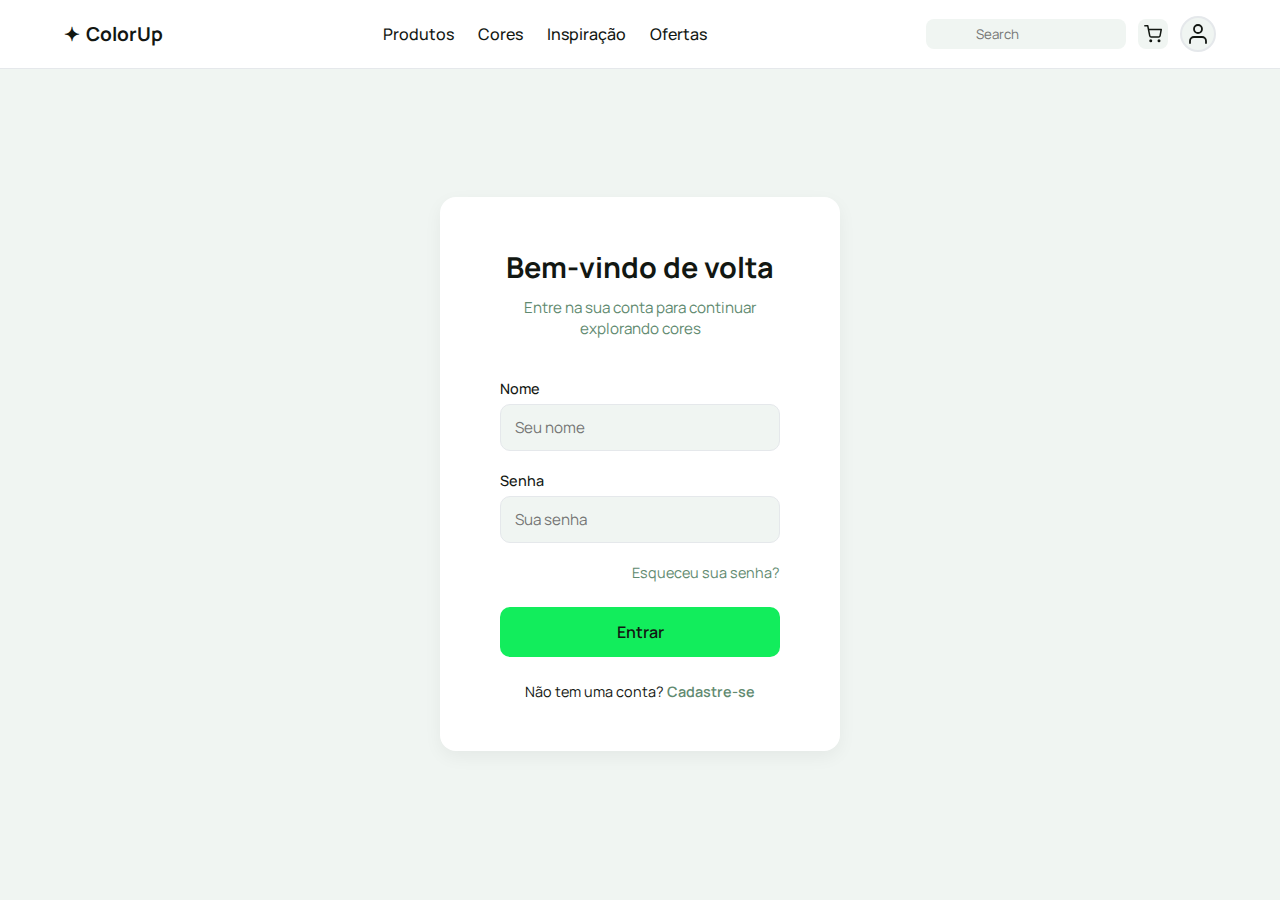
<file: index.html>
<!DOCTYPE html>
<html lang="pt-BR">
<head>
  <meta charset="UTF-8" />
  <meta name="viewport" content="width=device-width, initial-scale=1.0" />
  <title>ColorUp</title>
  <link href="https://fonts.googleapis.com/css2?family=Manrope:wght@400;500;700&display=swap" rel="stylesheet">
  <link rel="stylesheet" href="css/global.css">
  <link rel="stylesheet" href="css/home.css">

</head>
<body>
  <script src="js/home.js"></script>
  <script src="js/global.js"></script>
  <script src="js/produtos.js"></script>
  <script src="js/produto.js"></script>
  <script src="js/categoria.js"></script>

  <!-- HEADER -->
   <header class="header">
            <div class="container header-inner">
                <div class="brand">
                    <span class="dot">✦</span>
                    <span class="name">ColorUp</span>
                </div>

                <nav class="nav">
                    <a href="index.html">Home</a>
                    <a href="produtos.html">Produtos</a>
                    <a href="#">Ofertas</a>
                </nav>

                <div class="actions">
                    <div class="search-box">
                        <i class="search-icon"></i>
                        <input type="text" placeholder="Buscar..." />
                    </div>
                    <a href="carrinho.html" class="cart-icon">
                        <svg class="icon" xmlns="http://www.w3.org/2000/svg" width="30" height="30" viewBox="0 0 24 24"
                            fill="none" stroke="currentColor" stroke-width="2" stroke-linecap="round"
                            stroke-linejoin="round">
                            <circle cx="9" cy="21" r="1"></circle>
                            <circle cx="20" cy="21" r="1"></circle>
                            <path d="M1 1h4l2.68 13.39a2 2 0 0 0 2 1.61h9.72a2 2 0 0 0 2-1.61L23 6H6"></path>
                        </svg>
                        <span id="cart-count" class="cart-count">0</span>
                    </a>

                    <div class="avatar" id="avatar"></div>
                </div>
            </div>
        </header>

<section class="hero">
  <div class="hero-content">
    <h1>Transforme Seus Espaços com Cores Vibrantes</h1>
    <p>Descubra a paleta perfeita para sua casa. Tintas de alta qualidade, entrega rápida e suporte especializado.</p>
    <button class="cta-btn">Explorar Ofertas</button>
  </div>
</section>

<section class="best-sellers">
  <h2>Produtos Mais Vendidos</h2>

  <div class="products-grid">
    <a class="btn-detalhes" href="produto.html" >
       <div class="product-card">
      <img src="assets/produtos/tinta1.jpg" alt="Tinta Acrílica Premium - 3,6L">
      <h3>Tinta Acrílica Premium - 3,6L</h3>
      <p class="produto-preco">R$ <span id="produto-preco">0,00</span></p>
    </div>
    </a>
   
    <a class="btn-detalhes" href="produto.html"  >
       <div class="product-card">
      <img src="assets/produtos/tinta2.jpg" alt="Tinta Esmalte Sintético - 900ml">
      <h3>Tinta Esmalte Sintético - 900ml</h3>
      <p class="produto-preco">R$ <span id="produto-preco">0,00</span></p>
    </div>
    </a>
   

    <a class="btn-detalhes" href="produto.html" >
      <div class="product-card">
      <img src="assets/produtos/tinta3.jpg" alt="Tinta Látex Lavável - 18L">
      <h3>Tinta Látex Lavável - 18L</h3>
      <p class="produto-preco">R$ <span id="produto-preco">0,00</span></p>
    </div>
    </a>
    

    <a class="btn-detalhes" href="produto.html">
       <div class="product-card">
      <img src="assets/produtos/tinta4.jpg" alt="Tinta Epóxi Premium - 3,6L">
      <h3>Tinta Epóxi Premium - 3,6L</h3>
      <p class="produto-preco">R$ <span id="produto-preco">0,00</span></p>
    </div>
    </a>
   
  </div>
</section>

<section class="categorias">
  <h2>Categorias</h2>

  <div class="categorias-grid">
    <a data-categoria="Tintas para Interior" href="/categoria.html">
      <div class="categoria-card" data-categoria="Tintas para Interior">
      <img src="assets/produtos/interior.jpg" alt="Tintas para Interior">
      <div class="categoria-info">
        <p>Tintas para Interior</p>
      </div>
    </div>

    </a>
    

    <div class="categoria-card" data-categoria="Tintas para Exterior">
      <img src="assets/produtos/exterior.jpg" alt="Tintas para Exterior">
      <div class="categoria-info">
        <p>Tintas para Exterior</p>
      </div>
    </div>

    <div class="categoria-card" data-categoria="Tintas Especiais">
      <img src="assets/produtos/especiais.jpg" alt="Tintas Especiais">
      <div class="categoria-info">
        <p>Tintas Especiais</p>
      </div>
    </div>

    <div class="categoria-card" data-categoria="Acessórios de Pintura">
      <img src="assets/produtos/acessorios.jpg" alt="Acessórios de Pintura">
      <div class="categoria-info">
        <p>Acessórios de Pintura</p>
      </div>
    </div>
  </div>
</section>

<section class="novidades">
  <h2>Novidades</h2>

  <div class="novidades-grid">
    <div class="novidade-card">
      <img src="assets/produtos/n1.jpg" alt="Nova Coleção: Cores da Natureza">
      <p>Nova Coleção: Cores da Natureza</p>
    </div>

    <div class="novidade-card">
      <img src="assets/produtos/n2.jpg" alt="Texturas Criativas para Paredes">
      <p>Texturas Criativas para Paredes</p>
    </div>

    <div class="novidade-card">
      <img src="assets/produtos/n3.jpg" alt="Ferramentas Inovadoras para Pintura">
      <p>Ferramentas Inovadoras para Pintura</p>
    </div>
  </div>
</section>

<footer class="footer">
  <div class="footer-container">

    <div class="footer-links">
      <a href="#">Sobre Nós</a>
      <a href="#">Política de Privacidade</a>
      <a href="#">Termos de Serviço</a>
      <a href="#">Contato</a>
    </div>

    <div class="footer-socials">
      <a href="#" aria-label="Instagram">
        <svg xmlns="http://www.w3.org/2000/svg" width="22" height="22" fill="none" stroke="#618A70" stroke-width="1.8" stroke-linecap="round" stroke-linejoin="round"><rect x="2" y="2" width="20" height="20" rx="5" ry="5"/><path d="M16 11.37A4 4 0 1 1 12.63 8 4 4 0 0 1 16 11.37z"/><line x1="17.5" y1="6.5" x2="17.51" y2="6.5"/></svg>
      </a>

      <a href="#" aria-label="Facebook">
        <svg xmlns="http://www.w3.org/2000/svg" width="22" height="22" fill="none" stroke="#618A70" stroke-width="1.8" stroke-linecap="round" stroke-linejoin="round"><path d="M18 2h-3a4 4 0 0 0-4 4v3H8v4h3v9h4v-9h3.64L19 9h-4V6a1 1 0 0 1 1-1h2z"/></svg>
      </a>

      <a href="#" aria-label="Twitter">
        <svg xmlns="http://www.w3.org/2000/svg" width="22" height="22" fill="none" stroke="#618A70" stroke-width="1.8" stroke-linecap="round" stroke-linejoin="round"><path d="M23 3a10.9 10.9 0 0 1-3.14 1.53A4.48 4.48 0 0 0 22.43.36a9.09 9.09 0 0 1-2.86 1.09A4.51 4.51 0 0 0 11.5 6a12.82 12.82 0 0 1-9.29-4.7 4.48 4.48 0 0 0 1.39 6A4.41 4.41 0 0 1 1 6.57v.05A4.5 4.5 0 0 0 4.5 11a4.48 4.48 0 0 1-2.03.08A4.52 4.52 0 0 0 6.29 14a9 9 0 0 1-5.57 1.92A9.32 9.32 0 0 1 0 15.9 12.8 12.8 0 0 0 6.92 18c8.3 0 12.85-7.07 12.85-13.2 0-.2 0-.39-.01-.59A9.22 9.22 0 0 0 23 3z"/></svg>
      </a>
    </div>

    <p class="footer-copy">© 2025 ColorUp. Todos os direitos reservados.</p>
  </div>
</footer>
</body>
</html>
</file>
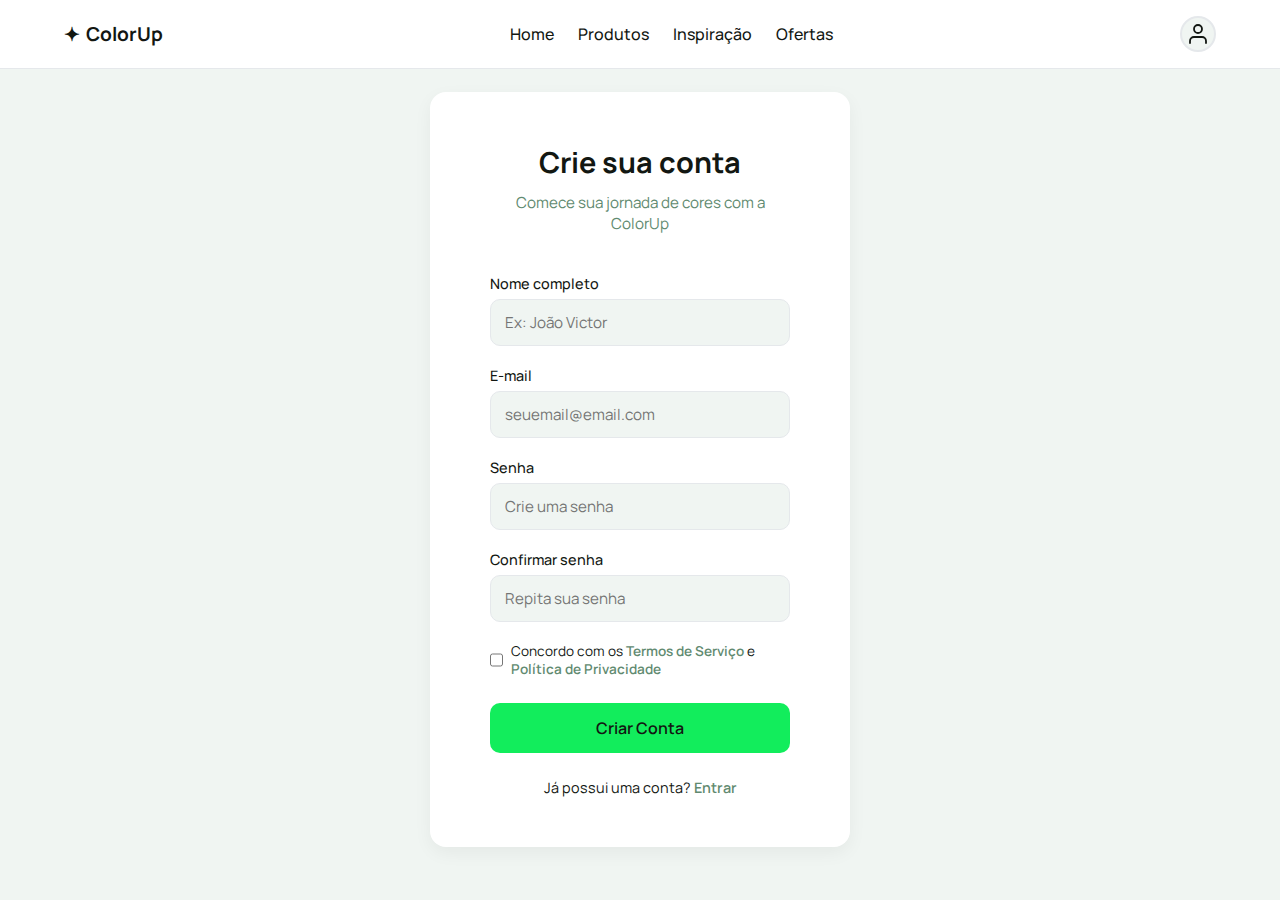
<file: cadastro.html>
<!DOCTYPE html>
<html lang="pt-BR">
<head>
  <meta charset="UTF-8" />
  <meta name="viewport" content="width=device-width, initial-scale=1.0" />
  <title>Cadastro — ColorUp</title>
  <link href="https://fonts.googleapis.com/css2?family=Manrope:wght@400;500;700&display=swap" rel="stylesheet">
  <link rel="stylesheet" href="css/global.css">
  <link rel="stylesheet" href="css/cadastro.css">
</head>

<body>
  <!-- HEADER -->
  <header class="header">
    <div class="container header-inner">
      <div class="brand">
        <span class="dot">✦</span>
        <span class="name">ColorUp</span>
      </div>

      <nav class="nav">
        <a href="index.html">Home</a>
        <a href="#">Produtos</a>
        <a href="#">Inspiração</a>
        <a href="#">Ofertas</a>
      </nav>

      <div class="actions">
        <div class="avatar" id="avatar"></div>
      </div>
    </div>
  </header>

  <!-- CADASTRO SECTION -->
  <main class="cadastro-container">
    <div class="cadastro-box">
      <h1>Crie sua conta</h1>
      <p class="subtitle">Comece sua jornada de cores com a ColorUp</p>

      <form id="cadastroForm">
        <div class="form-group">
          <label for="nome">Nome completo</label>
          <input type="text" id="nome" name="nome" placeholder="Ex: João Victor" required>
        </div>

        <div class="form-group">
          <label for="email">E-mail</label>
          <input type="email" id="email" name="email" placeholder="seuemail@email.com" required>
        </div>

        <div class="form-group">
          <label for="senha">Senha</label>
          <input type="password" id="senha" name="senha" placeholder="Crie uma senha" required>
        </div>

        <div class="form-group">
          <label for="confirmar">Confirmar senha</label>
          <input type="password" id="confirmar" name="confirmar" placeholder="Repita sua senha" required>
        </div>

        <div class="form-check">
          <input type="checkbox" id="termos" required>
          <label for="termos">Concordo com os <a href="#">Termos de Serviço</a> e <a href="#">Política de Privacidade</a></label>
        </div>

        <button type="submit" class="btn-cadastrar">Criar Conta</button>
      </form>

      <p class="login-link">Já possui uma conta? <a href="login.html">Entrar</a></p>
    </div>
  </main>

  <script src="js/global.js"></script>
  <script src="js/cadastro.js"></script>
</body>
</html>
</file>
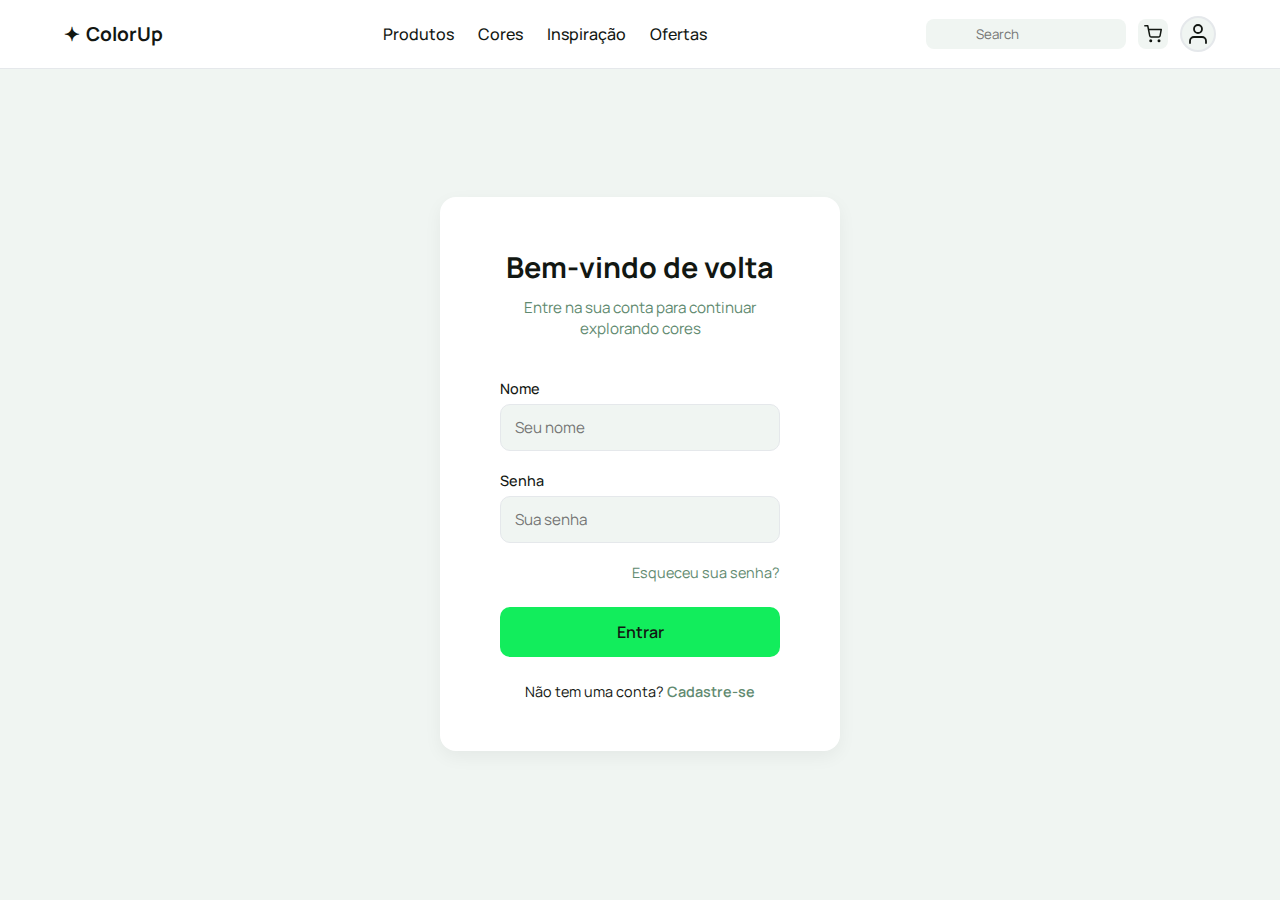
<file: login.html>
<!DOCTYPE html>
<html lang="pt-BR">
<head>
  <meta charset="UTF-8" />
  <meta name="viewport" content="width=device-width, initial-scale=1.0" />
  <title>Login — ColorUp</title>
  <link href="https://fonts.googleapis.com/css2?family=Manrope:wght@400;500;700&display=swap" rel="stylesheet">
  <link rel="stylesheet" href="css/global.css">
  <link rel="stylesheet" href="css/login.css">
</head>
<body>

  <!-- HEADER -->
  <header class="header">
    <div class="container header-inner">
      <div class="brand">
        <span class="dot">✦</span>
        <span class="name">ColorUp</span>
      </div>

      <nav class="nav">
        <a href="#">Produtos</a>
        <a href="#">Cores</a>
        <a href="#">Inspiração</a>
        <a href="#">Ofertas</a>
      </nav>

      <div class="actions">
        <div class="search-box">
          <i class="search-icon"></i>
          <input type="text" placeholder="Search" />
        </div>
        <svg class="icon" xmlns="http://www.w3.org/2000/svg" width="30" height="30" viewBox="0 0 24 24" fill="none" stroke="currentColor" stroke-width="2" stroke-linecap="round" stroke-linejoin="round" class="feather feather-shopping-cart">
            <circle cx="9" cy="21" r="1"></circle>
            <circle cx="20" cy="21" r="1"></circle>
            <path d="M1 1h4l2.68 13.39a2 2 0 0 0 2 1.61h9.72a2 2 0 0 0 2-1.61L23 6H6"></path>
        </svg>
        <div class="avatar" id="avatar"></div>
      </div>
    </div>
  </header>

  <!-- SESSÃO DE LOGIN  -->
  <main class="login-container">
    <div class="login-box">
      <h1>Bem-vindo de volta </h1>
      <p class="subtitle">Entre na sua conta para continuar explorando cores</p>

      <form id="loginForm">
        <div class="form-group">
          <label for="nome">Nome</label>
          <input type="text" id="nome" name="nome" placeholder="Seu nome" required>
        </div>

        <div class="form-group">
          <label for="senha">Senha</label>
          <input type="password" id="senha" name="senha" placeholder="Sua senha" required>
        </div>

        <div class="form-options">
          <a href="#" class="forgot">Esqueceu sua senha?</a>
        </div>

        <button type="submit" class="btn-login">Entrar</button>
      </form>

      <p class="signup">Não tem uma conta? <a href="cadastro.html">Cadastre-se</a></p>
    </div>
  </main>

  <script src="js/global.js"></script>
  <script src="js/login.js"></script>
</body>
</html>
</file>
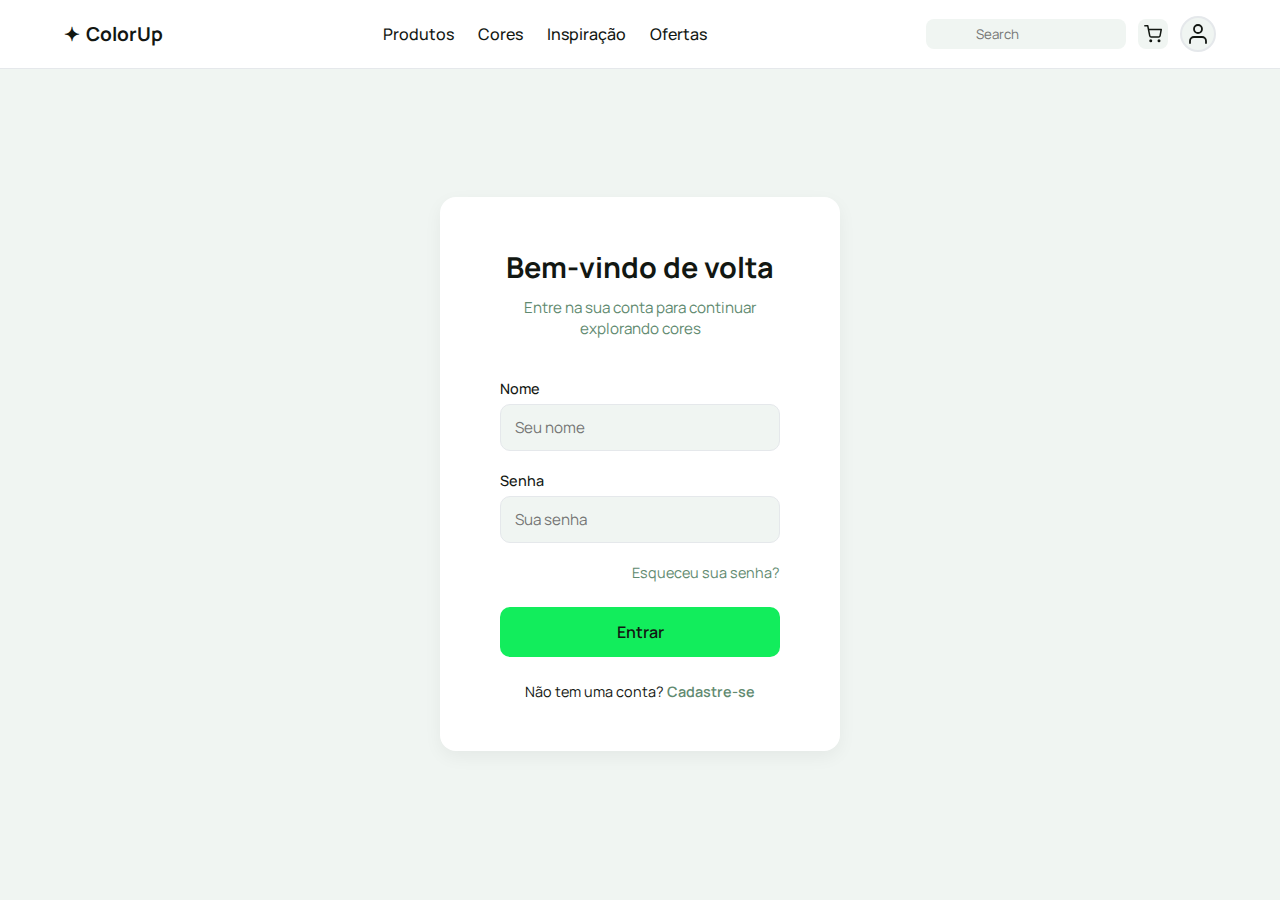
<file: produto.html>
<!DOCTYPE html>
<html lang="pt-BR">
<head>
  <meta charset="UTF-8" />
  <meta name="viewport" content="width=device-width, initial-scale=1.0" />
  <title>Produto — ColorUp</title>
  <link href="https://fonts.googleapis.com/css2?family=Manrope:wght@400;500;700&display=swap" rel="stylesheet">
  <link rel="stylesheet" href="css/global.css">
  <link rel="stylesheet" href="css/produto.css">
</head>

<body>
  <!-- HEADER -->
  <header class="header">
    <div class="container header-inner">
      <div class="brand">
        <span class="dot">✦</span>
        <span class="name">ColorUp</span>
      </div>

      <nav class="nav">
        <a href="index.html">Home</a>
        <a href="produtos.html">Produtos</a>
        <a href="#">Ofertas</a>
      </nav>

      <div class="actions">
        <div class="avatar" id="avatar"></div>
      </div>
    </div>
  </header>

  <!-- PRODUTO -->
  <main class="produto-container">
    <div class="produto-card">
      <div class="produto-imagem">
        <img id="produto-img" src="" alt="Produto ColorUp">
      </div>

      <div class="produto-info">
        <h1 id="produto-nome">Carregando...</h1>
        <p id="produto-descricao"></p>
        <p class="produto-preco">R$ <span id="produto-preco">0,00</span></p>

        <div class="produto-acoes">
          <button id="btn-carrinho" class="btn-verde">Adicionar ao Carrinho</button>
          <button id="btn-comprar" class="btn-outline">Comprar Agora</button>
        </div>
      </div>
    </div>
  </main>

  <script src="js/global.js"></script>
  <script src="js/produto.js"></script>
</body>
</html>
</file>
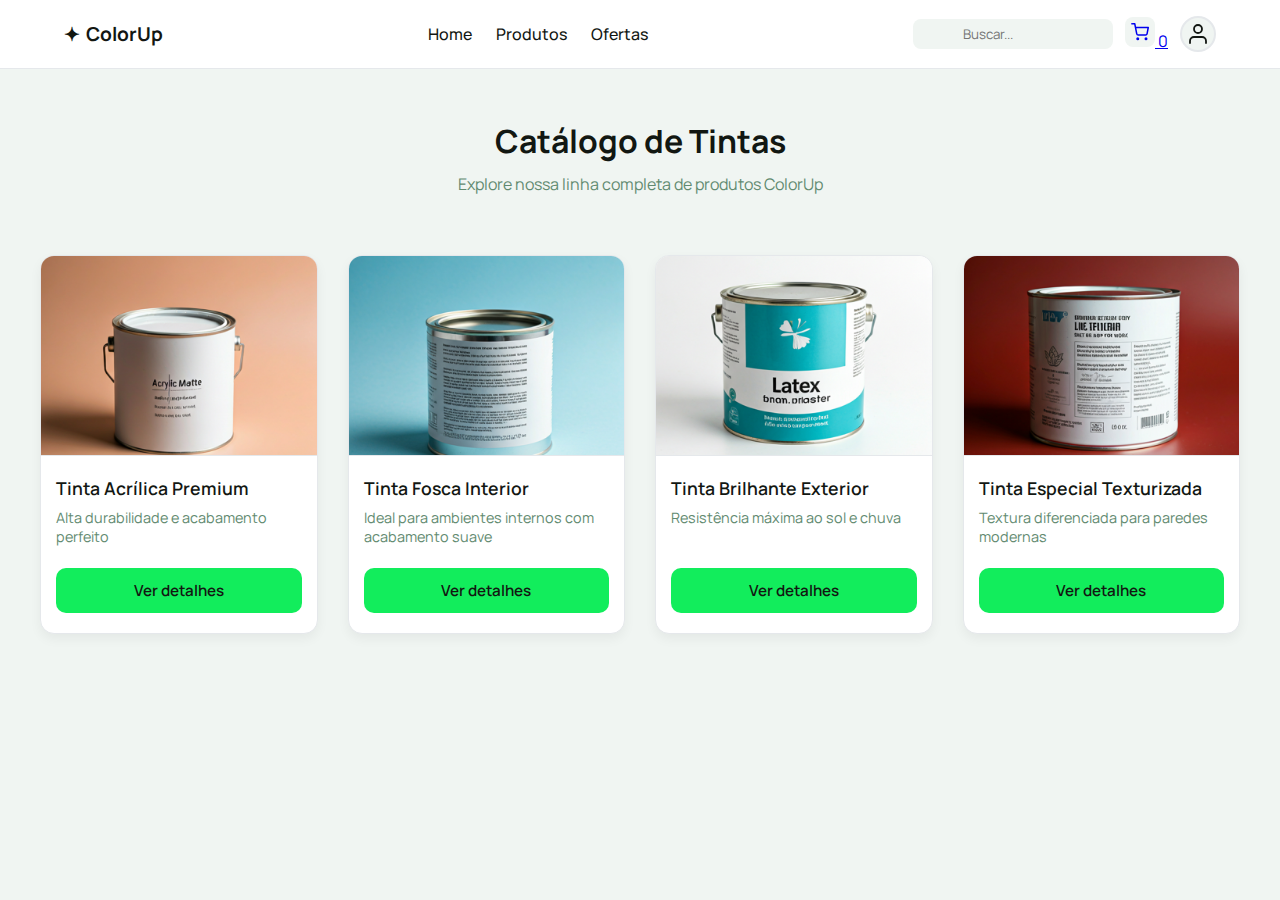
<file: produtos.html>
<!DOCTYPE html>
<html lang="pt-BR">
<head>
  <meta charset="UTF-8" />
  <meta name="viewport" content="width=device-width, initial-scale=1.0" />
  <title>Produtos — ColorUp</title>
  <link href="https://fonts.googleapis.com/css2?family=Manrope:wght@400;500;700&display=swap" rel="stylesheet">
  <link rel="stylesheet" href="css/global.css">
  <link rel="stylesheet" href="css/produtos.css">

</head>

<body>
  <!-- HEADER -->
   <header class="header">
            <div class="container header-inner">
                <div class="brand">
                    <span class="dot">✦</span>
                    <span class="name">ColorUp</span>
                </div>

                <nav class="nav">
                    <a href="index.html">Home</a>
                    <a href="produtos.html">Produtos</a>
                    <a href="#">Ofertas</a>
                </nav>

                <div class="actions">
                    <div class="search-box">
                        <i class="search-icon"></i>
                        <input type="text" placeholder="Buscar..." />
                    </div>
                    <a href="carrinho.html" class="cart-icon">
                        <svg class="icon" xmlns="http://www.w3.org/2000/svg" width="30" height="30" viewBox="0 0 24 24"
                            fill="none" stroke="currentColor" stroke-width="2" stroke-linecap="round"
                            stroke-linejoin="round">
                            <circle cx="9" cy="21" r="1"></circle>
                            <circle cx="20" cy="21" r="1"></circle>
                            <path d="M1 1h4l2.68 13.39a2 2 0 0 0 2 1.61h9.72a2 2 0 0 0 2-1.61L23 6H6"></path>
                        </svg>
                        <span id="cart-count" class="cart-count">0</span>
                    </a>

                    <div class="avatar" id="avatar"></div>
                </div>
            </div>
        </header>

  <!-- CATÁLOGO -->
  <main class="catalogo">
    <section class="titulo">
      <h1>Catálogo de Tintas</h1>
      <p>Explore nossa linha completa de produtos ColorUp</p>
    </section>

    <section class="produtos-grid">
      <!-- Exemplo de produto -->
      <div class="produto-card">
        <img src="assets/produtos/tinta1.jpg" alt="Tinta Acrílica Premium">
        <h3>Tinta Acrílica Premium</h3>
        <p>Alta durabilidade e acabamento perfeito</p>
        <button class="btn-detalhes">Ver detalhes</button>
      </div>

      <div class="produto-card">
        <img src="assets/produtos/tinta2.jpg" alt="Tinta Fosca Interior">
        <h3>Tinta Fosca Interior</h3>
        <p>Ideal para ambientes internos com acabamento suave</p>
        <button class="btn-detalhes">Ver detalhes</button>
      </div>

      <div class="produto-card">
        <img src="assets/produtos/tinta3.jpg" alt="Tinta Brilhante Exterior">
        <h3>Tinta Brilhante Exterior</h3>
        <p>Resistência máxima ao sol e chuva</p>
        <button class="btn-detalhes">Ver detalhes</button>
      </div>

      <div class="produto-card">
        <img src="assets/produtos/tinta4.jpg" alt="Tinta Especial Texturizada">
        <h3>Tinta Especial Texturizada</h3>
        <p>Textura diferenciada para paredes modernas</p>
        <button class="btn-detalhes">Ver detalhes</button>
      </div>
    </section>
  </main>

  <script src="js/global.js"></script>
  <script src="js/produtos.js"></script>
</body>
</html>
</file>
<file: css/global.css>
:root {
  --preto: #121712;
  --verde-sec: #618A70;
  --verde-principal: #12ED5C;
  --cinza-claro: #F0F5F2;
  --cinza-medio: #E5E8EB;
  --branco: #FFFFFF;
}

* {
  margin: 0;
  padding: 0;
  box-sizing: border-box;
  font-family: "Manrope", sans-serif;
}

body {
  background: var(--branco);
  color: var(--preto);
}

.container {
  width: 90%;
  max-width: 1200px;
  margin: 0 auto;
}

.header {
  position: sticky;
  top: 0;
  background: var(--branco);
  border-bottom: 1px solid var(--cinza-medio);
}

.header-inner {
  display: flex;
  justify-content: space-between;
  align-items: center;
  padding: 16px 0;
}

.brand {
  display: flex;
  align-items: center;
  gap: 6px;
  font-size: 1.2rem;
  font-weight: 700;
}

.nav {
  display: flex;
  gap: 24px;
}

.nav a {
  text-decoration: none;
  color: var(--preto);
  font-weight: 500;
}

.actions {
  display: flex;
  gap: 12px;
  align-items: center;
}

.search-box {
  display: flex;
  align-items: center;
  background: var(--cinza-claro);
  padding: 6px 50px;
  border-radius: 8px;
}

.search-box input {
  border: none;
  background: transparent;
  outline: none;
  color: var(--preto);
  width: 100px;
}

.icon {
  border: none;
  background: var(--cinza-claro);
  border-radius: 8px;
  padding: 6px 2px;
  cursor: pointer;
}

.avatar {
  width: 34px;
  height: 34px;
  border-radius: 50%;
  border: 2px solid var(--cinza-medio);
}

/* quando estiver logado */
.avatar-logged {
  background: var(--verde-principal);
  color: var(--preto);
  font-weight: 700;
  font-size: 0.9rem;
}

.logout {
  background: none;
  border: none;
  color: var(--verde-sec);
  font-weight: 600;
  margin-left: 8px;
  cursor: pointer;
  transition: color 0.3s ease;
}

.logout:hover {
  color: var(--verde-principal);
}


/* ===== FOOTER ===== */
.footer {
  background: var(--cinza-claro);
  padding: 60px 20px 40px;
  color: var(--verde-sec);
  border-top: 1px solid var(--cinza-medio);
  margin-top: 80px;
}

.footer-container {
  max-width: 1200px;
  margin: 0 auto;
  text-align: center;
}

.footer-links {
  display: flex;
  justify-content: center;
  flex-wrap: wrap;
  gap: 24px;
  margin-bottom: 30px;
}

.footer-links a {
  color: var(--verde-sec);
  text-decoration: none;
  font-weight: 500;
  transition: color 0.3s ease;
}

.footer-links a:hover {
  color: var(--verde-principal);
}

.footer-socials {
  display: flex;
  justify-content: center;
  gap: 20px;
  margin-bottom: 20px;
}

.footer-socials a svg {
  transition: stroke 0.3s ease, transform 0.2s ease;
}

.footer-socials a:hover svg {
  stroke: var(--verde-principal);
  transform: scale(1.1);
}

.footer-copy {
  font-size: 0.9rem;
  color: var(--verde-sec);
  opacity: 0.9;
}

/* ===== LOGIN PAGE ===== */
.avatar {
  display: flex;
  align-items: center;
  justify-content: center;
  width: 36px;
  height: 36px;
  border-radius: 50%;
  background: var(--cinza-claro);
  cursor: pointer;
  transition: all 0.3s ease;
}
</file>
<file: css/home.css>
@import url('https://fonts.googleapis.com/css2?family=Manrope:wght@400;500;700&display=swap');

:root {
  --preto: #121712;
  --verde-sec: #618A70;
  --verde-principal: #12ED5C;
  --cinza-claro: #F0F5F2;
  --cinza-medio: #E5E8EB;
  --branco: #FFFFFF;
}


/* ===== HERO SECTION ===== */
.hero {
  position: relative;
  width: 100%;
  height: 480px;
  background: url('../assets/banner.jpg') center/cover no-repeat;
  border-radius: 12px;
  margin: 40px auto;
  max-width: 1200px;
  overflow: hidden;
}

.hero::after {
  content: "";
  position: absolute;
  top: 0;
  left: 0;
  width: 100%;
  height: 100%;
  background: rgba(18, 23, 18, 0.25); /* leve overlay escuro pra dar contraste */
}

.hero-content {
  position: absolute;
  top: 50%;
  left: 10%;
  transform: translateY(-50%);
  color: var(--branco);
  z-index: 2;
  max-width: 550px;
}

.hero-content h1 {
  font-size: 2.6rem;
  font-weight: 700;
  line-height: 1.2;
  margin-bottom: 14px;
}

.hero-content p {
  font-size: 1.05rem;
  line-height: 1.6;
  opacity: 0.95;
  margin-bottom: 24px;
}

.cta-btn {
  background: var(--verde-principal);
  color: var(--preto);
  border: none;
  padding: 12px 32px;
  font-size: 1rem;
  font-weight: 600;
  border-radius: 8px;
  cursor: pointer;
  transition: background 0.3s ease, transform 0.2s ease;
}

.cta-btn:hover {
  background: #10d856;
  transform: translateY(-2px);
}

/* ===== PRODUTOS MAIS VENDIDOS ===== */
.best-sellers {
  max-width: 1200px;
  margin: 60px auto;
  padding: 0 20px;
}

.best-sellers h2 {
  font-size: 1.8rem;
  font-weight: 700;
  color: var(--preto);
  margin-bottom: 24px;
}

.products-grid {
  display: grid;
  grid-template-columns: repeat(auto-fit, minmax(240px, 1fr));
  gap: 24px;
}

.product-card {
  background: var(--branco);
  border: 1px solid var(--cinza-medio);
  border-radius: 12px;
  overflow: hidden;
  box-shadow: 0 2px 8px rgba(0, 0, 0, 0.05);
  transition: transform 0.2s ease, box-shadow 0.2s ease;
  cursor: pointer;
}

.product-card:hover {
  transform: translateY(-4px);
  box-shadow: 0 4px 12px rgba(0, 0, 0, 0.08);
}

.product-card img {
  width: 100%;
  height: 200px;
  object-fit: cover;
  border-bottom: 1px solid var(--cinza-medio);
}

.product-card h3 {
  font-size: 1rem;
  font-weight: 600;
  color: var(--preto);
  padding: 12px 16px 4px;
}

.product-card p {
  color: var(--verde-sec);
  font-weight: 500;
  padding: 0 16px 16px;
}

/* ===== HEADER FIXO ===== */
header {
  position: fixed; /* deixa o header fixo */
  top: 0;
  left: 0;
  width: 100%;
  background-color: #ffffff;
  border-bottom: 1px solid var(--cinza-medio);
  box-shadow: 0 2px 8px rgba(0, 0, 0, 0.05);
  z-index: 1000; /* garante que fique acima dos outros elementos */
  padding: 12px 40px;
  display: flex;
  align-items: center;
  justify-content: space-between;
}

/* ===== CATEGORIAS ===== */
.categorias {
  max-width: 1200px;
  margin: 80px auto;
  padding: 0 20px;
}

.categorias h2 {
  font-size: 1.8rem;
  font-weight: 700;
  color: var(--preto);
  margin-bottom: 30px;
  text-align: left;
}

.categorias-grid {
  display: grid;
  grid-template-columns: repeat(auto-fit, minmax(250px, 1fr));
  gap: 24px;
}

.categoria-card {
  position: relative;
  overflow: hidden;
  border-radius: 12px;
  cursor: pointer;
  transition: transform 0.3s ease;
}

.categoria-card:hover {
  transform: translateY(-4px);
}

.categoria-card img {
  width: 100%;
  height: 260px;
  object-fit: cover;
  border-radius: 12px;
  transition: transform 0.4s ease;
}

.categoria-card:hover img {
  transform: scale(1.05);
}

.categoria-info {
  position: absolute;
  top: 0;
  left: 0;
  width: 100%;
  height: 100%;
  background: rgba(18, 23, 18, 0.4); /* overlay escuro */
  display: flex;
  align-items: center;
  justify-content: center;
  border-radius: 12px;
  transition: background 0.3s ease;
}

.categoria-card:hover .categoria-info {
  background: rgba(18, 23, 18, 0.55);
}

.categoria-info p {
  color: var(--branco);
  font-size: 1.2rem;
  font-weight: 600;
  text-align: center;
}

/* ===== NOVIDADES ===== */
.novidades {
  max-width: 1200px;
  margin: 80px auto;
  padding: 0 20px;
}

.novidades h2 {
  font-size: 1.8rem;
  font-weight: 700;
  color: var(--preto);
  margin-bottom: 30px;
  text-align: left;
}

.novidades-grid {
  display: grid;
  grid-template-columns: repeat(auto-fit, minmax(280px, 1fr));
  gap: 24px;
}

.novidade-card {
  position: relative;
  border-radius: 12px;
  overflow: hidden;
  cursor: pointer;
  background: var(--branco);
  box-shadow: 0 2px 8px rgba(0,0,0,0.05);
  transition: transform 0.3s ease, box-shadow 0.3s ease;
}

.novidade-card:hover {
  transform: translateY(-5px);
  box-shadow: 0 4px 12px rgba(0,0,0,0.1);
}

.novidade-card img {
  width: 100%;
  height: 220px;
  object-fit: cover;
}

.novidade-card p {
  padding: 16px;
  font-weight: 600;
  font-size: 1rem;
  color: var(--preto);
  text-align: center;
  background: var(--cinza-claro);
  border-top: 1px solid var(--cinza-medio);
}
</file>
<file: css/cadastro.css>
/* ===== BASE ===== */
:root {
  --preto: #121712;
  --verde-sec: #618A70;
  --verde-principal: #12ED5C;
  --cinza-claro: #F0F5F2;
  --cinza-medio: #E5E8EB;
  --branco: #FFFFFF;
}

body {
  background: var(--cinza-claro);
  font-family: "Manrope", sans-serif;
  color: var(--preto);
  margin: 0;
  padding-top: fixed; /* pra compensar o header fixo */
}

/* ===== CONTAINER ===== */
.cadastro-container {
  display: flex;
  justify-content: center;
  align-items: center;
  min-height: calc(100vh - 100px);
  padding: 20px;
}

.cadastro-box {
  background: var(--branco);
  padding: 50px 60px;
  border-radius: 16px;
  box-shadow: 0 6px 18px rgba(0, 0, 0, 0.05);
  max-width: 420px;
  width: 100%;
  text-align: center;
}

/* ===== TÍTULO ===== */
.cadastro-box h1 {
  font-size: 1.8rem;
  font-weight: 700;
  margin-bottom: 10px;
}

.subtitle {
  font-size: 0.95rem;
  color: var(--verde-sec);
  margin-bottom: 40px;
}

/* ===== FORM ===== */
.form-group {
  text-align: left;
  margin-bottom: 20px;
}

.form-group label {
  font-size: 0.9rem;
  font-weight: 500;
  color: var(--preto);
  display: block;
  margin-bottom: 6px;
}

.form-group input {
  width: 100%;
  padding: 12px 14px;
  border: 1px solid var(--cinza-medio);
  border-radius: 10px;
  font-size: 0.95rem;
  background-color: var(--cinza-claro);
  transition: border-color 0.3s ease, background-color 0.3s ease;
}

.form-group input:focus {
  outline: none;
  border-color: var(--verde-sec);
  background-color: var(--branco);
}

/* ===== CHECKBOX ===== */
.form-check {
  display: flex;
  align-items: center;
  gap: 8px;
  text-align: left;
  font-size: 0.85rem;
  margin-bottom: 25px;
}

.form-check input {
  width: 16px;
  height: 16px;
  accent-color: var(--verde-principal);
  cursor: pointer;
}

.form-check label a {
  color: var(--verde-sec);
  text-decoration: none;
  font-weight: 600;
  transition: color 0.3s ease;
}

.form-check label a:hover {
  color: var(--verde-principal);
}

/* ===== BOTÃO ===== */
.btn-cadastrar {
  width: 100%;
  background: var(--verde-principal);
  color: var(--preto);
  border: none;
  padding: 14px;
  font-size: 1rem;
  font-weight: 600;
  border-radius: 10px;
  cursor: pointer;
  transition: background 0.3s ease, transform 0.2s ease;
}

.btn-cadastrar:hover {
  background: #10d856;
  transform: translateY(-2px);
}

/* ===== LINK DE LOGIN ===== */
.login-link {
  margin-top: 25px;
  font-size: 0.9rem;
  color: var(--preto);
}

.login-link a {
  color: var(--verde-sec);
  text-decoration: none;
  font-weight: 600;
  transition: color 0.3s ease;
}

.login-link a:hover {
  color: var(--verde-principal);
}

/* ===== RESPONSIVO ===== */
@media (max-width: 480px) {
  .cadastro-box {
    padding: 40px 30px;
  }

  .cadastro-box h1 {
    font-size: 1.5rem;
  }

  .subtitle {
    font-size: 0.85rem;
  }
}
</file>
<file: css/login.css>
/* ===== BASE ===== */
:root {
  --preto: #121712;
  --verde-sec: #618A70;
  --verde-principal: #12ED5C;
  --cinza-claro: #F0F5F2;
  --cinza-medio: #E5E8EB;
  --branco: #FFFFFF;
}

body {
  background: var(--cinza-claro);
  font-family: "Manrope", sans-serif;
  color: var(--preto);
}

/* ===== LOGIN CONTAINER ===== */
.login-container {
  display: flex;
  justify-content: center;
  align-items: center;
  height: 90vh;
  padding: 20px;
}

.login-box {
  background: var(--branco);
  padding: 50px 60px;
  border-radius: 16px;
  box-shadow: 0 6px 18px rgba(0, 0, 0, 0.05);
  max-width: 400px;
  width: 100%;
  text-align: center;
}

/* ===== TITLES ===== */
.login-box h1 {
  font-size: 1.8rem;
  font-weight: 700;
  margin-bottom: 10px;
}

.subtitle {
  font-size: 0.95rem;
  color: var(--verde-sec);
  margin-bottom: 40px;
}

/* ===== FORM ===== */
.form-group {
  text-align: left;
  margin-bottom: 20px;
}

.form-group label {
  font-size: 0.9rem;
  font-weight: 500;
  color: var(--preto);
  display: block;
  margin-bottom: 6px;
}

.form-group input {
  width: 100%;
  padding: 12px 14px;
  border: 1px solid var(--cinza-medio);
  border-radius: 10px;
  font-size: 0.95rem;
  background-color: var(--cinza-claro);
  transition: border-color 0.3s ease, background-color 0.3s ease;
}

.form-group input:focus {
  outline: none;
  border-color: var(--verde-sec);
  background-color: var(--branco);
}

/* ===== OPTIONS ===== */
.form-options {
  display: flex;
  justify-content: flex-end;
  margin-bottom: 25px;
}

.forgot {
  font-size: 0.9rem;
  color: var(--verde-sec);
  text-decoration: none;
  transition: color 0.3s ease;
}

.forgot:hover {
  color: var(--verde-principal);
}

/* ===== BUTTON ===== */
.btn-login {
  width: 100%;
  background: var(--verde-principal);
  color: var(--preto);
  border: none;
  padding: 14px;
  font-size: 1rem;
  font-weight: 600;
  border-radius: 10px;
  cursor: pointer;
  transition: background 0.3s ease, transform 0.2s ease;
}

.btn-login:hover {
  background: #10d856;
  transform: translateY(-2px);
}

/* ===== SIGNUP LINK ===== */
.signup {
  margin-top: 25px;
  font-size: 0.9rem;
  color: var(--preto);
}

.signup a {
  color: var(--verde-sec);
  text-decoration: none;
  font-weight: 600;
  transition: color 0.3s ease;
}

.signup a:hover {
  color: var(--verde-principal);
}
</file>
<file: css/produto.css>
/* ===== VARIÁVEIS ===== */
:root {
  --preto: #121712;
  --verde-sec: #618A70;
  --verde-principal: #12ED5C;
  --cinza-claro: #F0F5F2;
  --cinza-medio: #E5E8EB;
  --branco: #FFFFFF;
}

/* ===== BASE ===== */
body {
  background-color: var(--cinza-claro);
  font-family: "Manrope", sans-serif;
  color: var(--preto);
  margin: 0;
  padding-top: fixed; /* Compensa header fixo */
}

/* ===== CONTAINER DO PRODUTO ===== */
.produto-container {
  max-width: 1200px;
  margin: 0 auto;
  padding: 40px 20px;
  display: flex;
  justify-content: center;
  align-items: flex-start;
  gap: 60px;
  flex-wrap: wrap;
}

/* ===== CARD ===== */
.produto-card {
  display: flex;
  gap: 60px;
  background: var(--branco);
  border-radius: 16px;
  box-shadow: 0 6px 18px rgba(0, 0, 0, 0.05);
  padding: 40px;
  width: 100%;
  flex-wrap: wrap;
  justify-content: center;
}

/* ===== IMAGEM ===== */
.produto-imagem img {
  width: 400px;
  height: 400px;
  object-fit: cover;
  border-radius: 12px;
  border: 1px solid var(--cinza-medio);
  box-shadow: 0 5px 15px rgba(0, 0, 0, 0.1);
}

/* ===== INFO ===== */
.produto-info {
  max-width: 450px;
  display: flex;
  flex-direction: column;
  justify-content: center;
}

.produto-info h1 {
  font-size: 1.8rem;
  font-weight: 700;
  margin-bottom: 10px;
}

.produto-info p {
  font-size: 1rem;
  color: var(--verde-sec);
  margin-bottom: 10px;
}

.produto-preco {
  font-size: 1.5rem;
  font-weight: 700;
  color: var(--preto);
  margin: 20px 0;
}

/* ===== BOTÕES ===== */
.produto-acoes {
  display: flex;
  flex-wrap: wrap;
  gap: 15px;
}

.btn-verde {
  background: var(--verde-principal);
  color: var(--preto);
  border: none;
  border-radius: 10px;
  padding: 14px 28px;
  font-weight: 600;
  font-size: 1rem;
  cursor: pointer;
  transition: background 0.3s ease, transform 0.2s ease;
}

.btn-verde:hover {
  background: #10d856;
  transform: translateY(-2px);
}

.btn-outline {
  background: none;
  border: 2px solid var(--verde-sec);
  color: var(--verde-sec);
  border-radius: 10px;
  padding: 14px 28px;
  font-weight: 600;
  font-size: 1rem;
  cursor: pointer;
  transition: all 0.3s ease;
}

.btn-outline:hover {
  background: var(--verde-sec);
  color: var(--branco);
  transform: translateY(-2px);
}
</file>
<file: css/produtos.css>
/* ===== VARIÁVEIS ===== */
:root {
  --preto: #121712;
  --verde-sec: #618A70;
  --verde-principal: #12ED5C;
  --cinza-claro: #F0F5F2;
  --cinza-medio: #E5E8EB;
  --branco: #FFFFFF;
}

/* ===== BASE ===== */
body {
  background-color: var(--cinza-claro);
  font-family: "Manrope", sans-serif;
  color: var(--preto);
  margin: 0;
  padding-top: fixed; /* Compensa o header fixo */
}

/* ===== TÍTULO DO CATÁLOGO ===== */
.titulo {
  text-align: center;
  margin-top: 50px;
  margin-bottom: 60px;
}

.titulo h1 {
  font-size: 2rem;
  font-weight: 700;
  margin-bottom: 10px;
}

.titulo p {
  font-size: 1rem;
  color: var(--verde-sec);
}

/* ===== GRID DE PRODUTOS ===== */
.produtos-grid {
  display: grid;
  grid-template-columns: repeat(auto-fit, minmax(260px, 1fr));
  gap: 30px;
  padding: 0 40px 80px;
  justify-items: center;
}

/* ===== CARD DO PRODUTO ===== */
.produto-card {
  background: var(--branco);
  border: 1px solid var(--cinza-medio);
  border-radius: 14px;
  box-shadow: 0 5px 12px rgba(0, 0, 0, 0.05);
  overflow: hidden;
  width: 100%;
  max-width: 300px;
  transition: transform 0.3s ease, box-shadow 0.3s ease;
}

.produto-card:hover {
  transform: translateY(-5px);
  box-shadow: 0 8px 20px rgba(0, 0, 0, 0.08);
}

.produto-card img {
  width: 100%;
  height: 200px;
  object-fit: cover;
  border-bottom: 1px solid var(--cinza-medio);
}

.produto-card h3 {
  font-size: 1.1rem;
  font-weight: 600;
  margin: 15px 15px 8px;
}

.produto-card p {
  font-size: 0.9rem;
  color: var(--verde-sec);
  margin: 0 15px 20px;
  height: 40px;
}

/* ===== BOTÃO ===== */
.btn-detalhes {
  display: block;
  width: calc(100% - 30px);
  margin: 0 auto 20px;
  background: var(--verde-principal);
  color: var(--preto);
  border: none;
  border-radius: 10px;
  padding: 12px;
  font-size: 0.95rem;
  font-weight: 600;
  cursor: pointer;
  transition: background 0.3s ease, transform 0.2s ease;
}

.btn-detalhes:hover {
  background: #10d856;
  transform: translateY(-2px);
}

/* ===== RESPONSIVO ===== */
@media (max-width: 768px) {
  .titulo h1 {
    font-size: 1.6rem;
  }

  .produtos-grid {
    gap: 20px;
    padding: 0 20px 60px;
  }

  .produto-card img {
    height: 180px;
  }
}

@media (max-width: 480px) {
  .titulo h1 {
    font-size: 1.4rem;
  }

  .produto-card {
    max-width: 100%;
  }

  .produto-card img {
    height: 160px;
  }
}
</file>
